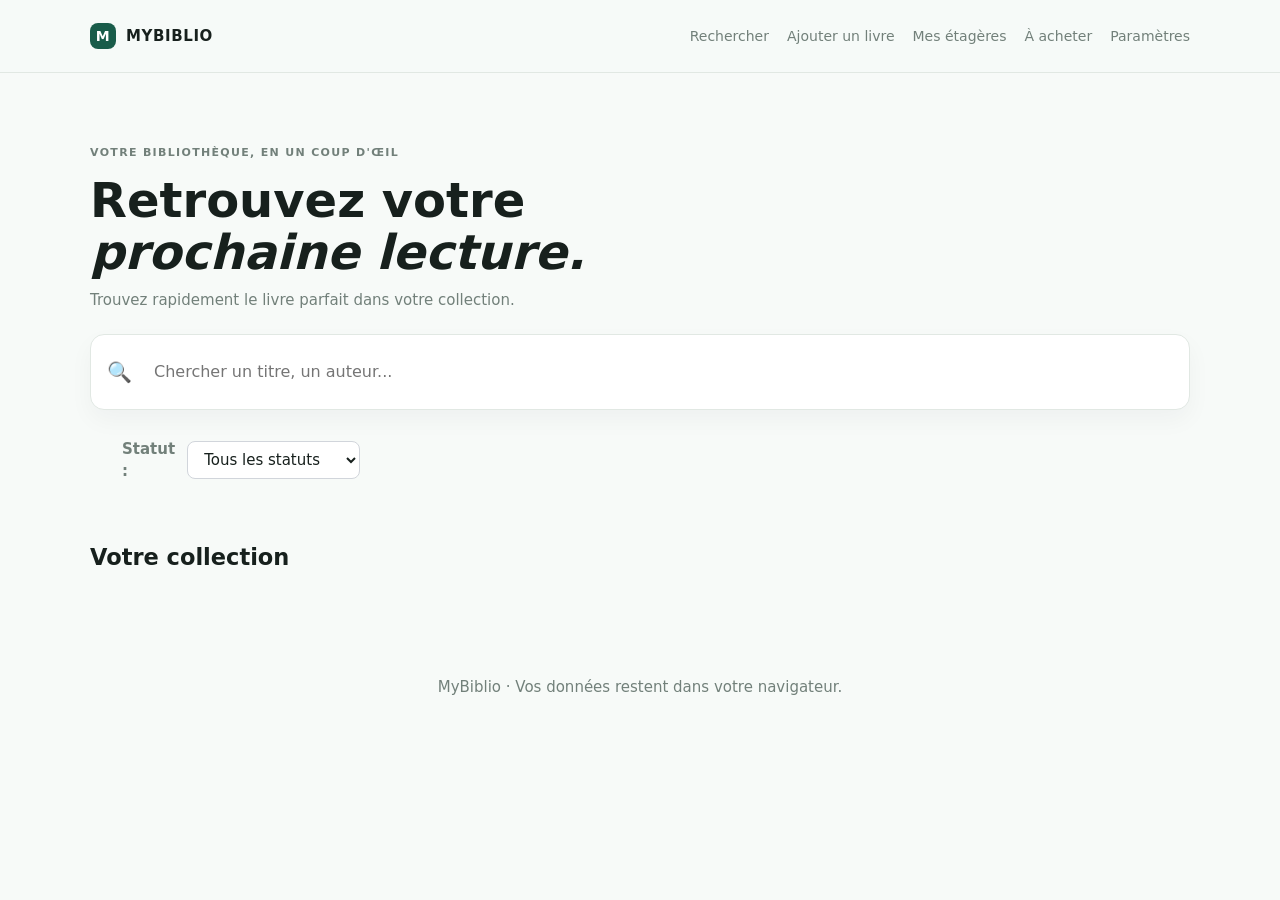
<file: index.html>
<!doctype html>
<html lang="fr">
<head>
  <meta charset="utf-8">
  <meta name="viewport" content="width=device-width,initial-scale=1">
  <title>MyBiblio — Ma bibliothèque</title>
  <link rel="stylesheet" href="styles.css">
</head>
<body data-page="search">
  <header class="site-header"><div class="container header-inner">
    <a class="brand" href="index.html"><span class="brand-mark">M</span> MyBiblio</a>
    <nav aria-label="Navigation principale">
      <a href="index.html" data-nav="search">Rechercher</a><a href="add.html" data-nav="add">Ajouter un livre</a><a href="shelves.html" data-nav="shelves">Mes étagères</a><a href="acheter.html" data-nav="buy">À acheter</a><a href="settings.html" data-nav="settings">Paramètres</a>
    </nav>
  </div></header>
  <main class="container main-content">
    <section class="hero">
      <p class="eyebrow">VOTRE BIBLIOTHÈQUE, EN UN COUP D'ŒIL</p><h1>Retrouvez votre<br><em>prochaine lecture.</em></h1>
      <p class="intro">Trouvez rapidement le livre parfait dans votre collection.</p>
      <div class="search-box"><span>🔍</span><input id="search-input" type="text" placeholder="Chercher un titre, un auteur..."></div>
      <div class="search-footer"><span id="result-count"></span><div class="filter-row">
        <label for="status-filter">Statut :</label><select id="status-filter"><option value="">Tous les statuts</option><option value="to-read">À lire</option><option value="reading">En cours</option><option value="read">Lu</option></select>
      </div></div>
    </section>
    <section aria-labelledby="books-title"><div class="section-heading"><div><h2 id="books-title">Votre collection</h2></div></div><div id="search-results" class="book-grid"></div></section>
  </main>
  <footer class="site-footer"><div class="container">MyBiblio · Vos données restent dans votre navigateur.</div></footer>
  <script type="module" src="access-control.js"></script>
  <script type="module" src="app.js"></script>
</body>
</html>
</file>
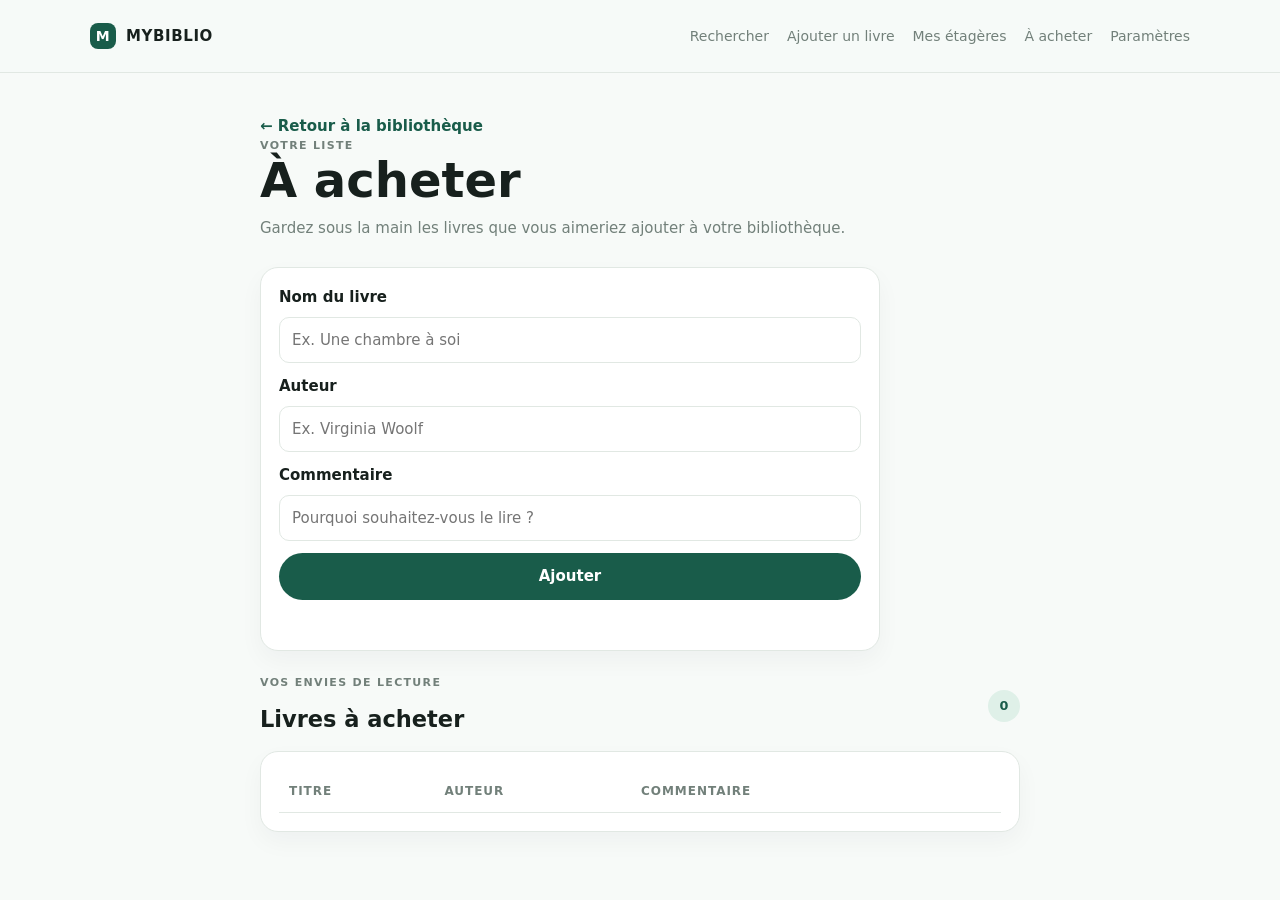
<file: acheter.html>
<!doctype html>
<html lang="fr">
<head>
  <meta charset="utf-8">
  <meta name="viewport" content="width=device-width,initial-scale=1">
  <title>MyBiblio — À acheter</title>
  <link rel="stylesheet" href="styles.css">
</head>
<body data-page="buy">
  <header class="site-header"><div class="container header-inner">
    <a class="brand" href="index.html"><span class="brand-mark">M</span> MyBiblio</a>
    <nav aria-label="Navigation principale">
      <a href="index.html" data-nav="search">Rechercher</a><a href="add.html" data-nav="add">Ajouter un livre</a><a href="shelves.html" data-nav="shelves">Mes étagères</a><a href="acheter.html" data-nav="buy">À acheter</a><a href="settings.html" data-nav="settings">Paramètres</a>
    </nav>
  </div></header>
  <main class="container narrow purchase-page main-content">
    <a class="back-link" href="index.html">← Retour à la bibliothèque</a>
    <section class="page-intro"><p class="eyebrow">VOTRE LISTE</p><h1>À acheter</h1><p class="intro">Gardez sous la main les livres que vous aimeriez ajouter à votre bibliothèque.</p></section>
    <form id="purchase-form" class="purchase-form">
      <div class="field"><label for="purchase-title">Nom du livre</label><input id="purchase-title" name="title" required maxlength="160" placeholder="Ex. Une chambre à soi"></div>
      <div class="field"><label for="purchase-author">Auteur</label><input id="purchase-author" name="author" maxlength="120" placeholder="Ex. Virginia Woolf"></div>
      <div class="field"><label for="purchase-comment">Commentaire</label><input id="purchase-comment" name="comment" maxlength="300" placeholder="Pourquoi souhaitez-vous le lire ?"></div>
      <button class="button-primary" type="submit">Ajouter</button><p id="purchase-message" class="form-message" role="status" aria-live="polite"></p>
    </form>
    <section aria-labelledby="purchase-list-title"><div class="section-heading"><div><p class="eyebrow">VOS ENVIES DE LECTURE</p><h2 id="purchase-list-title">Livres à acheter</h2></div><span id="purchase-count" class="count-pill">0</span></div>
      <div class="purchase-table-wrap"><table class="purchase-table"><thead><tr><th>Titre</th><th>Auteur</th><th>Commentaire</th><th aria-label="Actions"></th></tr></thead><tbody id="purchase-list"></tbody></table></div>
    </section>
  </main>
  <script type="module" src="access-control.js"></script>
  <script type="module" src="app.js"></script>
</body>
</html>
</file>
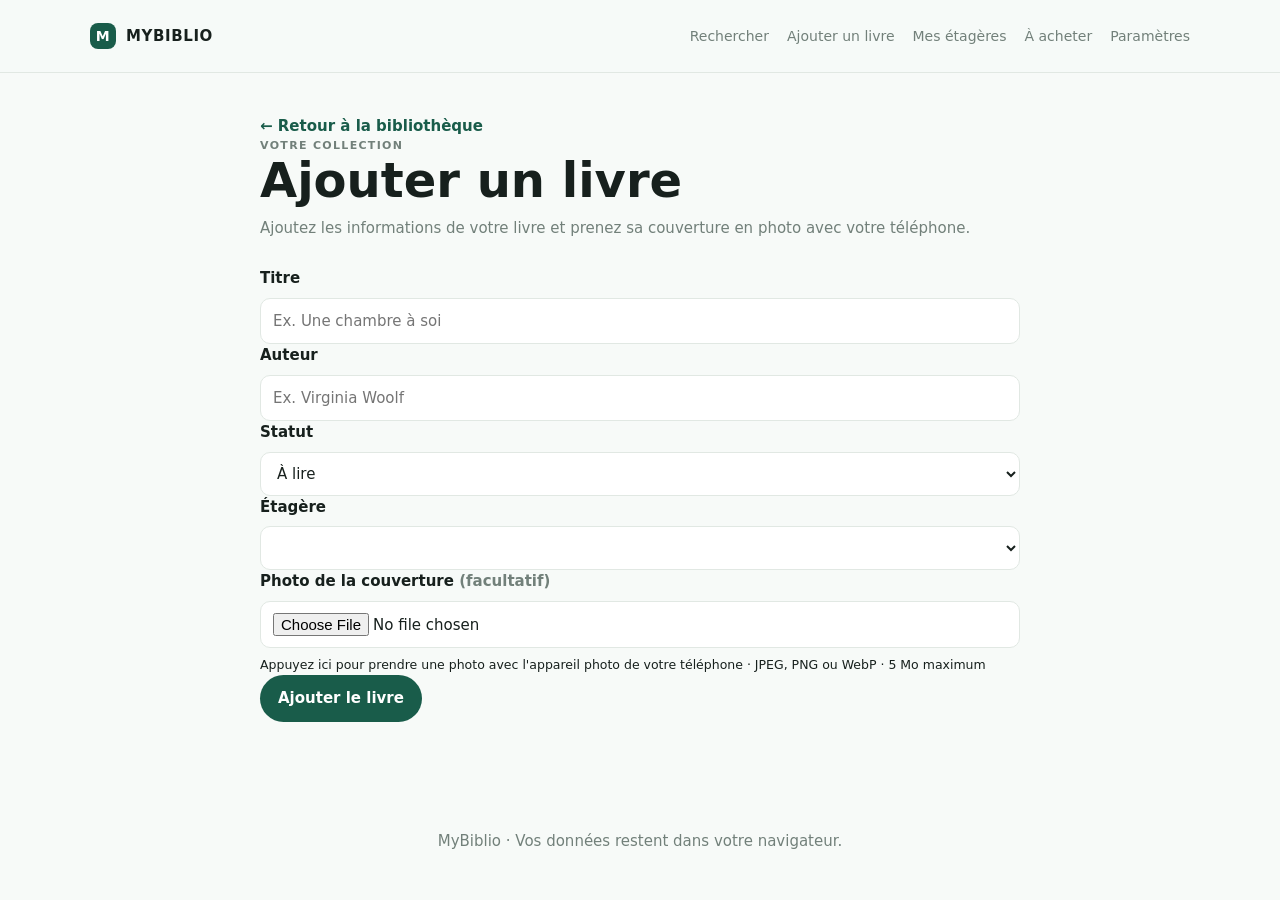
<file: add.html>
<!doctype html>
<html lang="fr">
<head>
  <meta charset="utf-8">
  <meta name="viewport" content="width=device-width,initial-scale=1">
  <title>MyBiblio — Ajouter un livre</title>
  <link rel="stylesheet" href="styles.css">
</head>
<body data-page="add">
  <header class="site-header">
    <div class="container header-inner">
      <a class="brand" href="index.html"><span class="brand-mark">M</span> MyBiblio</a>
      <nav aria-label="Navigation principale">
        <a data-nav="search" href="index.html">Rechercher</a>
        <a data-nav="add" href="add.html">Ajouter un livre</a>
        <a data-nav="shelves" href="shelves.html">Mes étagères</a>
        <a data-nav="buy" href="acheter.html">À acheter</a>
        <a data-nav="settings" href="settings.html">Paramètres</a>
      </nav>
    </div>
  </header>

  <main class="container narrow main-content">
    <a class="back-link" href="index.html">← Retour à la bibliothèque</a>
    <section class="page-intro">
      <p class="eyebrow">VOTRE COLLECTION</p>
      <h1 id="page-title">Ajouter un livre</h1>
      <p id="page-subtitle">Ajoutez les informations de votre livre et prenez sa couverture en photo avec votre téléphone.</p>
    </section>
    <form id="add-book-form" class="book-form">
      <div class="field"><label for="book-title">Titre</label><input id="book-title" name="title" required maxlength="160" placeholder="Ex. Une chambre à soi"></div>
      <div class="field"><label for="book-author">Auteur</label><input id="book-author" name="author" required maxlength="120" placeholder="Ex. Virginia Woolf"></div>
      <div class="field"><label for="book-status">Statut</label><select id="book-status" name="status"><option value="to-read">À lire</option><option value="reading">En cours</option><option value="read">Lu</option></select></div>
      <div class="field"><label for="book-shelf">Étagère</label><select id="book-shelf" name="shelf" required></select></div>
      <div class="field">
        <label for="book-cover">Photo de la couverture <span class="muted">(facultatif)</span></label>
        <input id="book-cover" name="cover" type="file" accept="image/jpeg,image/png,image/webp" capture="environment">
        <small>Appuyez ici pour prendre une photo avec l'appareil photo de votre téléphone · JPEG, PNG ou WebP · 5 Mo maximum</small>
        <img id="cover-preview" alt="Aperçu de la couverture" hidden style="display:block;max-width:140px;max-height:200px;margin-top:12px;border-radius:8px;object-fit:cover">
      </div>
      <button id="form-submit-btn" class="button-primary" type="submit">Ajouter le livre</button>
      <p id="form-message" class="form-message" role="status" aria-live="polite"></p>
    </form>
  </main>
  <footer class="site-footer"><div class="container">MyBiblio · Vos données restent dans votre navigateur.</div></footer>
  <script type="module" src="access-control.js"></script>
  <script type="module" src="app.js"></script>
</body>
</html>
</file>
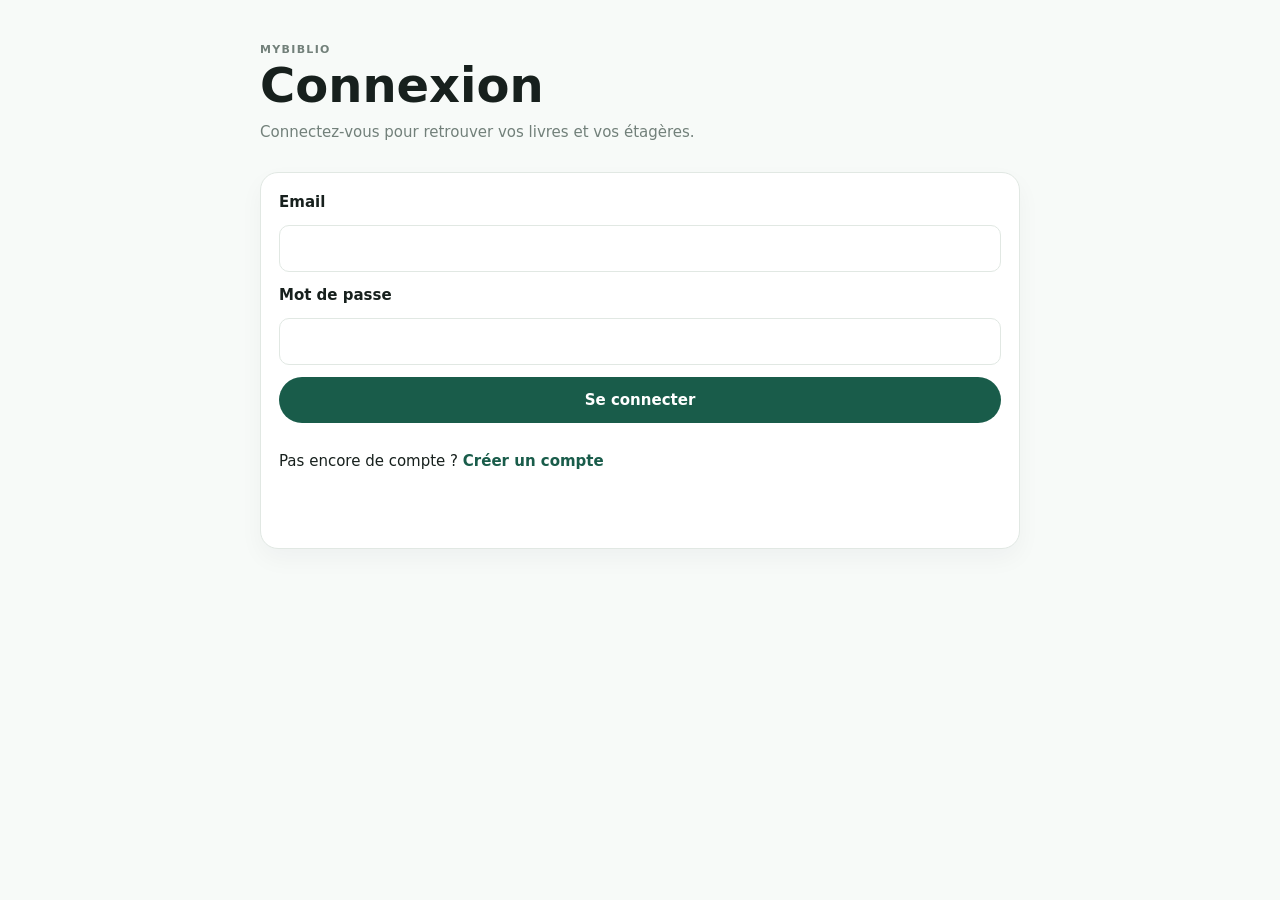
<file: auth.html>
<!doctype html>
<html lang="fr">
  <head>
    <meta charset="utf-8" />
    <meta name="viewport" content="width=device-width, initial-scale=1" />
    <title>MyBiblio — Connexion</title>
    <link rel="stylesheet" href="styles.css" />
  </head>
  <body>
    <main class="container narrow main-content">
      <section class="page-intro">
        <p class="eyebrow">MYBIBLIO</p>
        <h1>Connexion</h1>
        <p>Connectez-vous pour retrouver vos livres et vos étagères.</p>
      </section>

      <form id="auth-form" class="form-card">
        <label for="email">Email</label>
        <input id="email" type="email" required autocomplete="email" />

        <label for="password">Mot de passe</label>
        <input id="password" type="password" required minlength="6" autocomplete="current-password" />

        <button class="primary-button" type="submit">Se connecter</button>

        <p class="helper-text">
          Pas encore de compte ?
          <a href="signup.html">Créer un compte</a>
        </p>

        <p id="auth-message" role="status"></p>
      </form>
    </main>

    <script type="module" src="auth.js"></script>
  </body>
</html>
</file>
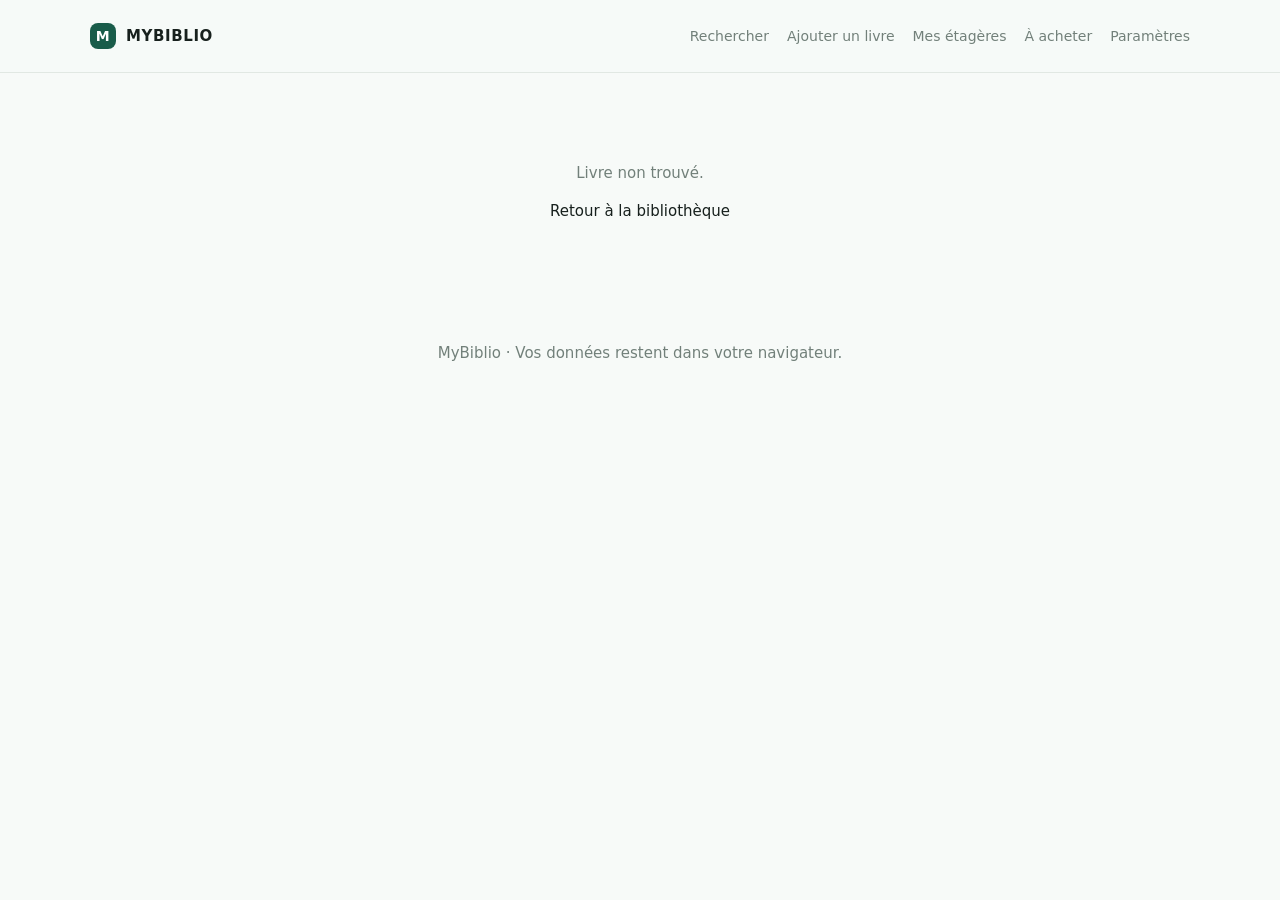
<file: book-detail.html>
<!doctype html>
<html lang="fr">
<head>
  <meta charset="utf-8">
  <meta name="viewport" content="width=device-width,initial-scale=1">
  <title>Détail du livre — MyBiblio</title>
  <link rel="stylesheet" href="styles.css">
</head>
<body data-page="book-detail">
  <header class="site-header"><div class="container header-inner">
    <a class="brand" href="index.html"><span class="brand-mark">M</span> MyBiblio</a>
    <nav aria-label="Navigation principale"><a data-nav="search" href="index.html">Rechercher</a><a data-nav="add" href="add.html">Ajouter un livre</a><a data-nav="shelves" href="shelves.html">Mes étagères</a><a data-nav="buy" href="acheter.html">À acheter</a><a data-nav="settings" href="settings.html">Paramètres</a></nav>
  </div></header>
  <main class="container main-content">
    <section id="book-detail-section" style="display: none;"><a href="javascript:history.back()" class="text-button" style="margin-bottom: 1.5rem;">← Retour</a>
      <div class="book-detail-container"><div class="book-detail-cover-section"><div id="book-detail-cover" class="book-detail-cover"></div></div>
        <div class="book-detail-info"><h1 id="book-detail-title"></h1><p id="book-detail-author" class="muted" style="font-size: 1.1rem; margin: 0.5rem 0 1.5rem 0;"></p>
          <div class="book-detail-meta"><div class="meta-item"><strong>Statut :</strong><span id="book-detail-status"></span></div><div class="meta-item"><strong>Étagère :</strong><span id="book-detail-shelf"></span></div></div>
          <div class="book-detail-actions"><button id="edit-book-btn" class="primary-button">Modifier</button><button id="delete-book-btn" class="danger-button">Supprimer</button></div>
        </div>
      </div>
    </section>
    <section id="book-not-found" style="text-align: center; padding: 2rem;"><p class="muted">Livre non trouvé.</p><a href="index.html" class="text-button">Retour à la bibliothèque</a></section>
  </main>
  <footer class="site-footer"><div class="container">MyBiblio · Vos données restent dans votre navigateur.</div></footer>
  <div id="delete-confirmation-modal" class="modal" style="display: none;"><div class="modal-content"><h2>Confirmer la suppression</h2><p id="delete-confirmation-message"></p><div class="modal-actions"><button id="confirm-delete-btn" class="danger-button">Supprimer</button><button id="cancel-delete-btn" class="secondary-button">Annuler</button></div></div></div>
  <div id="modal-overlay" class="modal-overlay" style="display: none;"></div>
  <script type="module" src="access-control.js"></script>
  <script type="module" src="book-detail.js"></script>
</body>
</html>
</file>
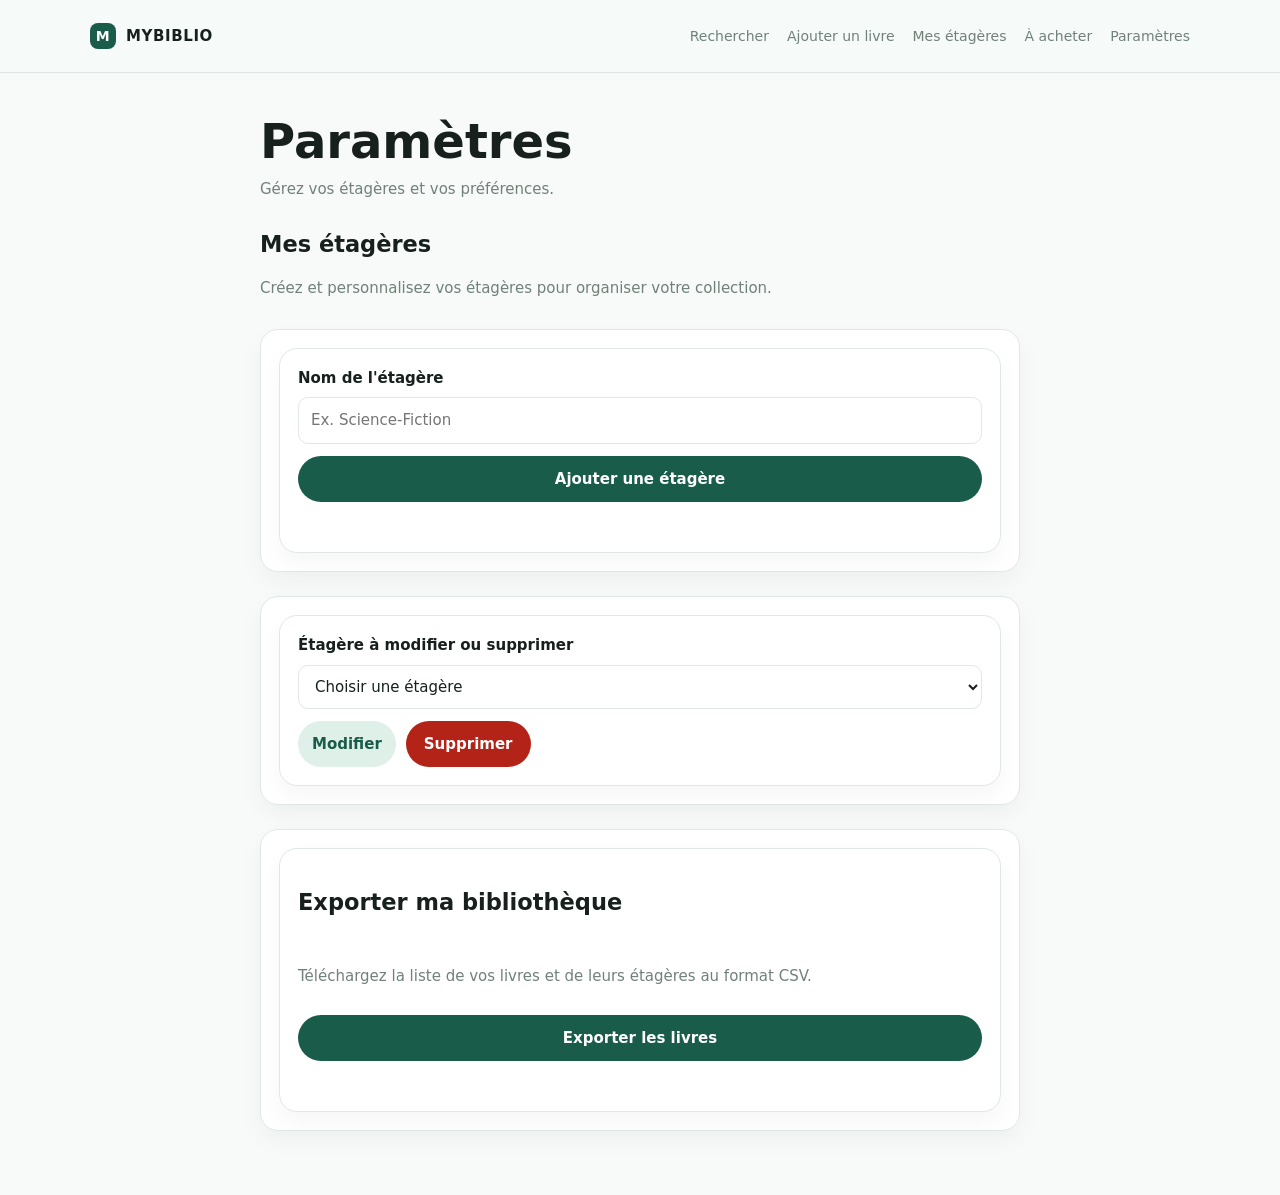
<file: settings.html>
<!doctype html>
<html lang="fr">
<head>
  <meta charset="utf-8">
  <meta name="viewport" content="width=device-width,initial-scale=1">
  <title>MyBiblio — Paramètres</title>
  <link rel="stylesheet" href="styles.css">
</head>
<body data-page="settings">
  <header class="site-header"><div class="container header-inner">
    <a class="brand" href="index.html"><span class="brand-mark">M</span> MyBiblio</a>
    <nav aria-label="Navigation principale"><a href="index.html" data-nav="search">Rechercher</a><a href="add.html" data-nav="add">Ajouter un livre</a><a href="shelves.html" data-nav="shelves">Mes étagères</a><a href="acheter.html" data-nav="buy">À acheter</a><a href="settings.html" data-nav="settings">Paramètres</a></nav>
  </div></header>
  <main class="container narrow main-content">
    <section class="page-intro"><h1>Paramètres</h1><p>Gérez vos étagères et vos préférences.</p></section>
    <section aria-labelledby="shelves-title"><div class="section-heading"><div><h2 id="shelves-title">Mes étagères</h2><p class="muted">Créez et personnalisez vos étagères pour organiser votre collection.</p></div></div>
      <div class="settings-card"><form id="new-shelf-form" class="form-card"><div class="field"><label for="new-shelf">Nom de l'étagère</label><input id="new-shelf" name="name" type="text" placeholder="Ex. Science-Fiction" required maxlength="60"></div><button type="submit" class="button-primary">Ajouter une étagère</button><p id="shelf-message" class="form-message" role="status" aria-live="polite"></p></form></div>
      <div class="settings-card" style="margin-top: 24px"><div class="form-card"><div class="field"><label for="shelf-to-manage">Étagère à modifier ou supprimer</label><select id="shelf-to-manage" name="shelf" required><option value="">Choisir une étagère</option></select></div><div style="display: flex; flex-wrap: wrap; gap: 10px"><button id="edit-shelf-button" class="secondary-button" type="button" disabled>Modifier</button><button id="delete-shelf-button" class="danger-button" type="button" disabled>Supprimer</button></div>
        <form id="rename-shelf-form" class="form-card" hidden><div class="field"><label for="rename-shelf-name">Nouveau nom de l’étagère</label><input id="rename-shelf-name" name="name" required maxlength="80"></div><div style="display: flex; flex-wrap: wrap; gap: 10px"><button class="button-primary" type="submit">Enregistrer</button><button id="cancel-rename-shelf" class="text-button" type="button">Annuler</button></div></form>
      </div></div>
    </section>
    <section class="settings-card" aria-labelledby="export-title" style="margin-top: 24px"><div class="form-card"><h2 id="export-title">Exporter ma bibliothèque</h2><p class="muted">Téléchargez la liste de vos livres et de leurs étagères au format CSV.</p><button id="export-books" class="button-primary" type="button">Exporter les livres</button><p id="export-message" class="form-message" role="status" aria-live="polite"></p></div></section>
  </main>
  <script type="module" src="access-control.js"></script>
  <script type="module" src="settings.js"></script>
</body>
</html>
</file>
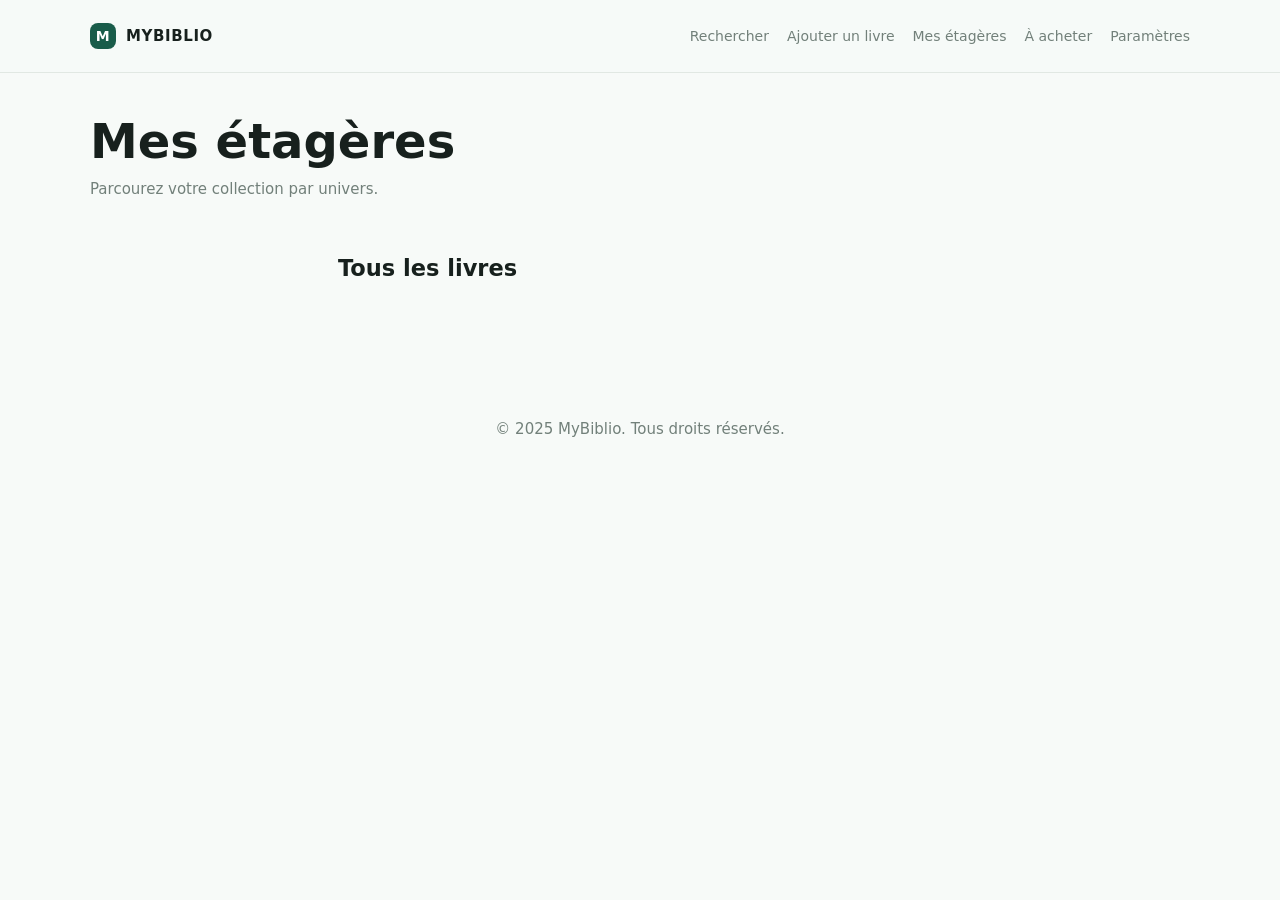
<file: shelves.html>
<!doctype html>
<html lang="fr">
<head>
  <meta charset="utf-8">
  <meta name="viewport" content="width=device-width,initial-scale=1">
  <title>MyBiblio — Mes étagères</title>
  <link rel="stylesheet" href="styles.css">
</head>
<body data-page="shelves">
  <header class="site-header"><div class="container header-inner">
    <a class="brand" href="index.html"><span class="brand-mark">M</span> MyBiblio</a>
    <nav aria-label="Navigation principale">
      <a href="index.html" data-nav="search">Rechercher</a><a href="add.html" data-nav="add">Ajouter un livre</a><a href="shelves.html" data-nav="shelves">Mes étagères</a><a href="acheter.html" data-nav="buy">À acheter</a><a href="settings.html" data-nav="settings">Paramètres</a>
    </nav>
  </div></header>
  <main class="main-content"><div class="container">
    <div class="page-intro"><h1>Mes étagères</h1><p>Parcourez votre collection par univers.</p></div>
    <div class="shelves-layout"><div class="shelf-menu-section"><div class="shelf-menu" id="shelf-list"></div></div>
      <div class="books-section"><div class="section-heading"><div><h2 id="shelf-title">Tous les livres</h2><p id="shelf-subtitle"></p></div></div><div id="shelf-books"></div></div>
    </div>
  </div></main>
  <footer class="site-footer"><div class="container"><p>&copy; 2025 MyBiblio. Tous droits réservés.</p></div></footer>
  <script type="module" src="access-control.js"></script>
  <script type="module" src="app.js"></script>
</body>
</html>
</file>
<file: styles.css>
:root {
  --ink: #17201d;
  --muted: #72807a;
  --line: #e1e8e3;
  --paper: #f7faf8;
  --green: #195c4a;
  --mint: #dff0e8;
  --orange: #e99a5b;
  --danger: #b42318;
}

* { box-sizing: border-box; }
body { margin: 0; color: var(--ink); background: var(--paper); font: 15px/1.5 Inter, ui-sans-serif, system-ui, -apple-system, "Segoe UI", sans-serif; }
a { color: inherit; text-decoration: none; }
button, input, select, textarea { font: inherit; }
button { cursor: pointer; }
.container { width: min(1100px, calc(100% - 40px)); margin: auto; }
.narrow { max-width: 760px; }
.site-header { background: rgba(247,250,248,.94); border-bottom: 1px solid var(--line); }
.header-inner { min-height: 72px; display: flex; align-items: center; justify-content: space-between; gap: 20px; }
.brand { display: inline-flex; align-items: center; gap: 10px; font-weight: 700; letter-spacing: .04em; text-transform: uppercase; }
.brand-mark { display: inline-flex; align-items: center; justify-content: center; width: 26px; height: 26px; border-radius: 8px; background: var(--green); color: #fff; font-size: 14px; }
.header-inner nav { display: flex; align-items: center; flex-wrap: wrap; gap: 18px; }
.header-inner nav a { color: var(--muted); font-size: 14px; }
.header-inner nav a.active { color: var(--ink); font-weight: 600; }
.main-content { padding: 42px 0 64px; }
.hero { padding: 30px 0 18px; }
.eyebrow { margin: 0 0 12px; color: var(--muted); font-size: 11px; font-weight: 700; letter-spacing: .12em; text-transform: uppercase; }
.hero h1, .page-intro h1, .page-intro h2 { margin: 0 0 10px; font-size: clamp(2rem, 4vw, 3rem); line-height: 1.1; }
.intro, .page-intro p { color: var(--muted); margin: 0; }
.page-intro { margin-bottom: 28px; }
.search-box { margin-top: 22px; display: flex; align-items: center; gap: 10px; background: #fff; border: 1px solid var(--line); border-radius: 14px; padding: 14px 16px; box-shadow: 0 10px 24px rgb(15,23,42,0.04); }
.search-box span { color: var(--muted); font-size: 1.25rem; }
.search-box input { flex: 1; border: 0; background: transparent; outline: 0; font-size: 1rem; }
.filter-row { display: flex; align-items: center; gap: 0.75rem; margin: 1rem 0; }
.filter-row label { font-weight: 600; margin: 0; }
.filter-row select { padding: 0.5rem 0.75rem; border: 1px solid #d1d5db; border-radius: 0.5rem; background: white; }
.search-footer { margin-top: 12px; display: flex; justify-content: flex-start; align-items: center; gap: 2rem; color: var(--muted); }
.small-link, .helper-text a, .back-link { color: var(--green); font-weight: 600; }
.section-heading { display: flex; align-items: center; justify-content: space-between; gap: 16px; margin: 24px 0 14px; }
.section-heading h2 { margin: 0; }
.count-pill { display: inline-flex; align-items: center; justify-content: center; min-width: 32px; padding: 6px 10px; border-radius: 999px; background: var(--mint); color: var(--green); font-weight: 700; font-size: .8rem; }
.book-grid { display: grid; grid-template-columns: repeat(auto-fill, minmax(180px, 1fr)); gap: 14px; }
.book-card { position: relative; overflow: hidden; display: flex; flex-direction: column; background: #fff; border: 1px solid var(--line); border-radius: 18px; box-shadow: 0 8px 18px rgba(15,23,42,0.06); text-decoration: none; color: inherit; }
.book-cover { width: 100%; height: 66.666%; display: flex; align-items: center; justify-content: center; background: linear-gradient(135deg, var(--cover, #334155), rgba(255,255,255,.2)); color: #f7faf8; }
.book-cover img { width: 100%; height: 100%; object-fit: cover; }
.book-info { padding: 12px 14px; height: 33.333%; display: flex; flex-direction: column; justify-content: flex-start; }
.book-info h3 { margin: 0 0 8px 0; font-size: 0.95rem; font-weight: 700; line-height: 1.3; white-space: nowrap; overflow: hidden; text-overflow: ellipsis; }
.book-info h3:hover { white-space: normal; overflow: visible; }
.book-info p.muted { margin: 0; font-size: 0.8rem; color: var(--muted); line-height: 1.2; white-space: nowrap; overflow: hidden; text-overflow: ellipsis; }
.book-info .meta { display: none; }
.book-meta, .meta { margin-top: 8px; color: var(--muted); font-size: .85rem; flex: 1; }
.book-tags, .tags { display: flex; flex-wrap: wrap; gap: 6px; margin-top: auto; }
.tag { display: inline-block; padding: 5px 8px; border-radius: 999px; background: var(--mint); color: var(--green); font-size: 11px; font-weight: 700; }
.muted { color: var(--muted); }
.shelves-layout { display: grid; grid-template-columns: 220px 1fr; gap: 28px; align-items: start; }
.shelf-menu { display: flex; flex-direction: column; gap: 8px; }
.shelf-item { display: flex; justify-content: space-between; gap: 12px; width: 100%; padding: 10px 12px; border: 1px solid transparent; border-radius: 10px; background: transparent; color: var(--ink); }
.shelf-item:hover, .shelf-item.selected { background: var(--mint); color: var(--green); }
#shelf-books { display: grid; grid-template-columns: repeat(auto-fit, minmax(180px, 1fr)); gap: 14px; width: 100%; }
.form-card, .settings-card, .purchase-form, .purchase-table-wrap { background: #fff; border: 1px solid var(--line); border-radius: 18px; padding: 18px; box-shadow: 0 10px 24px rgba(15,23,42,0.04); }
.form-card, .purchase-form { display: grid; gap: 12px; }
.field { display: grid; gap: 8px; }
label { font-weight: 600; }
input, select, textarea { width: 100%; border: 1px solid var(--line); border-radius: 10px; padding: 11px 12px; background: #fff; color: var(--ink); }
input:focus, select:focus, textarea:focus { outline: 0; border-color: var(--green); box-shadow: 0 0 0 3px rgba(25,92,74,.12); }
.primary-button, .button-primary { border: 0; border-radius: 999px; padding: 12px 18px; background: var(--green); color: #fff; font-weight: 700; }
.secondary-button { border: 0; border-radius: 999px; padding: 10px 14px; background: var(--mint); color: var(--green); font-weight: 700; }
.text-button { border: 1px solid transparent; border-radius: 8px; padding: 6px 8px; background: transparent; color: var(--ink); }
.text-button.danger, .danger { color: var(--danger); }
.danger-button { border: 0; border-radius: 999px; padding: 12px 18px; background: var(--danger); color: #fff; font-weight: 700; }
.form-message, #shelf-message { min-height: 20px; color: var(--muted); margin: 0; }
.settings-list { list-style: none; padding: 0; margin: 0; display: grid; gap: 12px; }
.settings-shelf-row { display: flex; align-items: center; gap: 12px; padding: 8px 0; border-bottom: 1px solid var(--line); }
.shelf-color { width: 12px; height: 12px; flex: 0 0 auto; border-radius: 50%; display: inline-block; }
.shelf-name { flex: 1; min-width: 0; text-align: left; font-weight: 600; }
.rename-shelf-form { display: flex; align-items: center; gap: 8px; flex: 1; min-width: 0; }
.rename-shelf-form input { flex: 1; min-width: 0; }
.shelf-actions { display: flex; align-items: center; gap: 8px; margin-left: auto; }
.sr-only { position: absolute; width: 1px; height: 1px; padding: 0; margin: -1px; overflow: hidden; clip: rect(0,0,0,0); white-space: nowrap; border: 0; }
[hidden] { display: none !important; }
.purchase-page .purchase-form { max-width: 620px; }
.purchase-table-wrap { overflow: auto; }
.purchase-table { width: 100%; border-collapse: collapse; }
.purchase-table th, .purchase-table td { text-align: left; padding: 12px 10px; border-bottom: 1px solid var(--line); vertical-align: top; }
.purchase-table th { color: var(--muted); font-size: 12px; text-transform: uppercase; letter-spacing: .08em; }
.form-message, #shelf-message { min-height: 20px; color: var(--muted); margin: 0; }
.site-footer { padding: 24px 0 28px; color: var(--muted); text-align: center; }
.book-actions {
  position: absolute;
  top: 8px;
  right: 8px;
  display: flex;
  gap: 8px;
  z-index: 5;
}
.action-button {
  display: inline-flex;
  align-items: center;
  justify-content: center;
  width: 36px;
  height: 36px;
  padding: 0;
  border: none;
  border-radius: 8px;
  cursor: pointer;
  background: rgba(255,255,255,0.92);
  color: var(--ink);
  box-shadow: 0 1px 2px rgba(0,0,0,0.06);
}
.action-button svg { display: block; width: 18px; height: 18px; }
.action-button.edit { background: rgba(255,255,255,0.95); color: #0f172a; }
.action-button.delete { background: #dc2626; color: #fff; }
.action-button:focus { outline: 3px solid rgba(59,130,246,0.25); outline-offset: 2px; }

/* Styles pour la page de détail du livre */
.book-card-link {
  text-decoration: none;
  color: inherit;
  display: block;
}

.book-card-link:hover {
  text-decoration: none;
}

.book-card-link:hover .book-card {
  transform: translateY(-2px);
  box-shadow: 0 12px 24px rgba(15,23,42,0.12);
}

.book-detail-container {
  display: grid;
  grid-template-columns: 280px 1fr;
  gap: 48px;
  align-items: start;
}

.book-detail-cover-section {
  position: sticky;
  top: 20px;
}

.book-detail-cover {
  width: 280px;
  height: 400px;
  border-radius: 16px;
  overflow: hidden;
  box-shadow: 0 10px 32px rgba(15,23,42,0.15);
  background: #f0f0f0;
  display: flex;
  align-items: center;
  justify-content: center;
}

.book-detail-info {
  padding: 12px 0;
}

.book-detail-info h1 {
  margin: 0 0 8px 0;
  font-size: 2rem;
  line-height: 1.2;
}

.book-detail-meta {
  display: grid;
  gap: 16px;
  margin: 24px 0;
  padding: 16px;
  background: var(--mint);
  border-radius: 12px;
}

.meta-item {
  display: flex;
  flex-direction: column;
  gap: 4px;
}

.meta-item strong {
  font-weight: 600;
  color: var(--green);
}

.book-detail-actions {
  display: flex;
  gap: 12px;
  margin-top: 28px;
}

.book-detail-actions button {
  flex: 1;
  padding: 12px 16px;
  border: none;
  border-radius: 10px;
  font-weight: 600;
  cursor: pointer;
  transition: all 0.2s ease;
}

.book-detail-actions .primary-button {
  background: #f0f0f0;
  color: var(--ink);
  border: 2px solid var(--line);
}

.book-detail-actions .primary-button:hover {
  background: #e8e8e8;
  border-color: #ccc;
}

.book-detail-actions .danger-button {
  background: var(--danger);
  color: #fff;
}

.book-detail-actions .danger-button:hover {
  background: #a91e1e;
}

/* Modal styles */
.modal-overlay {
  position: fixed;
  top: 0;
  left: 0;
  right: 0;
  bottom: 0;
  background: rgba(0,0,0,0.5);
  z-index: 999;
}

.modal {
  position: fixed;
  top: 50%;
  left: 50%;
  transform: translate(-50%, -50%);
  z-index: 1000;
  background: white;
  border-radius: 16px;
  box-shadow: 0 20px 48px rgba(0,0,0,0.2);
  max-width: 400px;
  width: 90%;
}

.modal-content {
  padding: 28px;
}

.modal-content h2 {
  margin: 0 0 12px 0;
  font-size: 1.4rem;
}

.modal-content p {
  margin: 0 0 24px 0;
  color: var(--muted);
  line-height: 1.6;
}

.modal-actions {
  display: flex;
  gap: 12px;
}

.modal-actions button {
  flex: 1;
  padding: 10px 16px;
  border: none;
  border-radius: 8px;
  font-weight: 600;
  cursor: pointer;
}

.modal-actions .danger-button {
  background: var(--danger);
  color: white;
}

.modal-actions .secondary-button {
  background: var(--mint);
  color: var(--green);
}

@media (max-width: 700px) {
  .container { width: min(100% - 28px, 1100px); }
  .header-inner { min-height: 65px; align-items: flex-start; padding: 12px 0; flex-direction: column; }
  .header-inner nav { gap: 0; }
  .header-inner nav a { padding: 8px 6px; font-size: 12px; }
  .main-content { padding-top: 28px; }
  .shelves-layout { grid-template-columns: 1fr; }
  .shelf-menu { display: grid; grid-template-columns: repeat(2, minmax(0, 1fr)); }
  .inline-form { flex-direction: column; }
  #shelf-books { max-width: 100%; }

  .book-detail-container {
    grid-template-columns: 1fr;
    gap: 24px;
  }

  .book-detail-cover-section {
    position: static;
  }

  .book-detail-cover {
    width: 100%;
    height: 300px;
  }

  .book-detail-info h1 {
    font-size: 1.5rem;
  }

  .book-detail-actions {
    flex-direction: column;
  }
}
</file>
